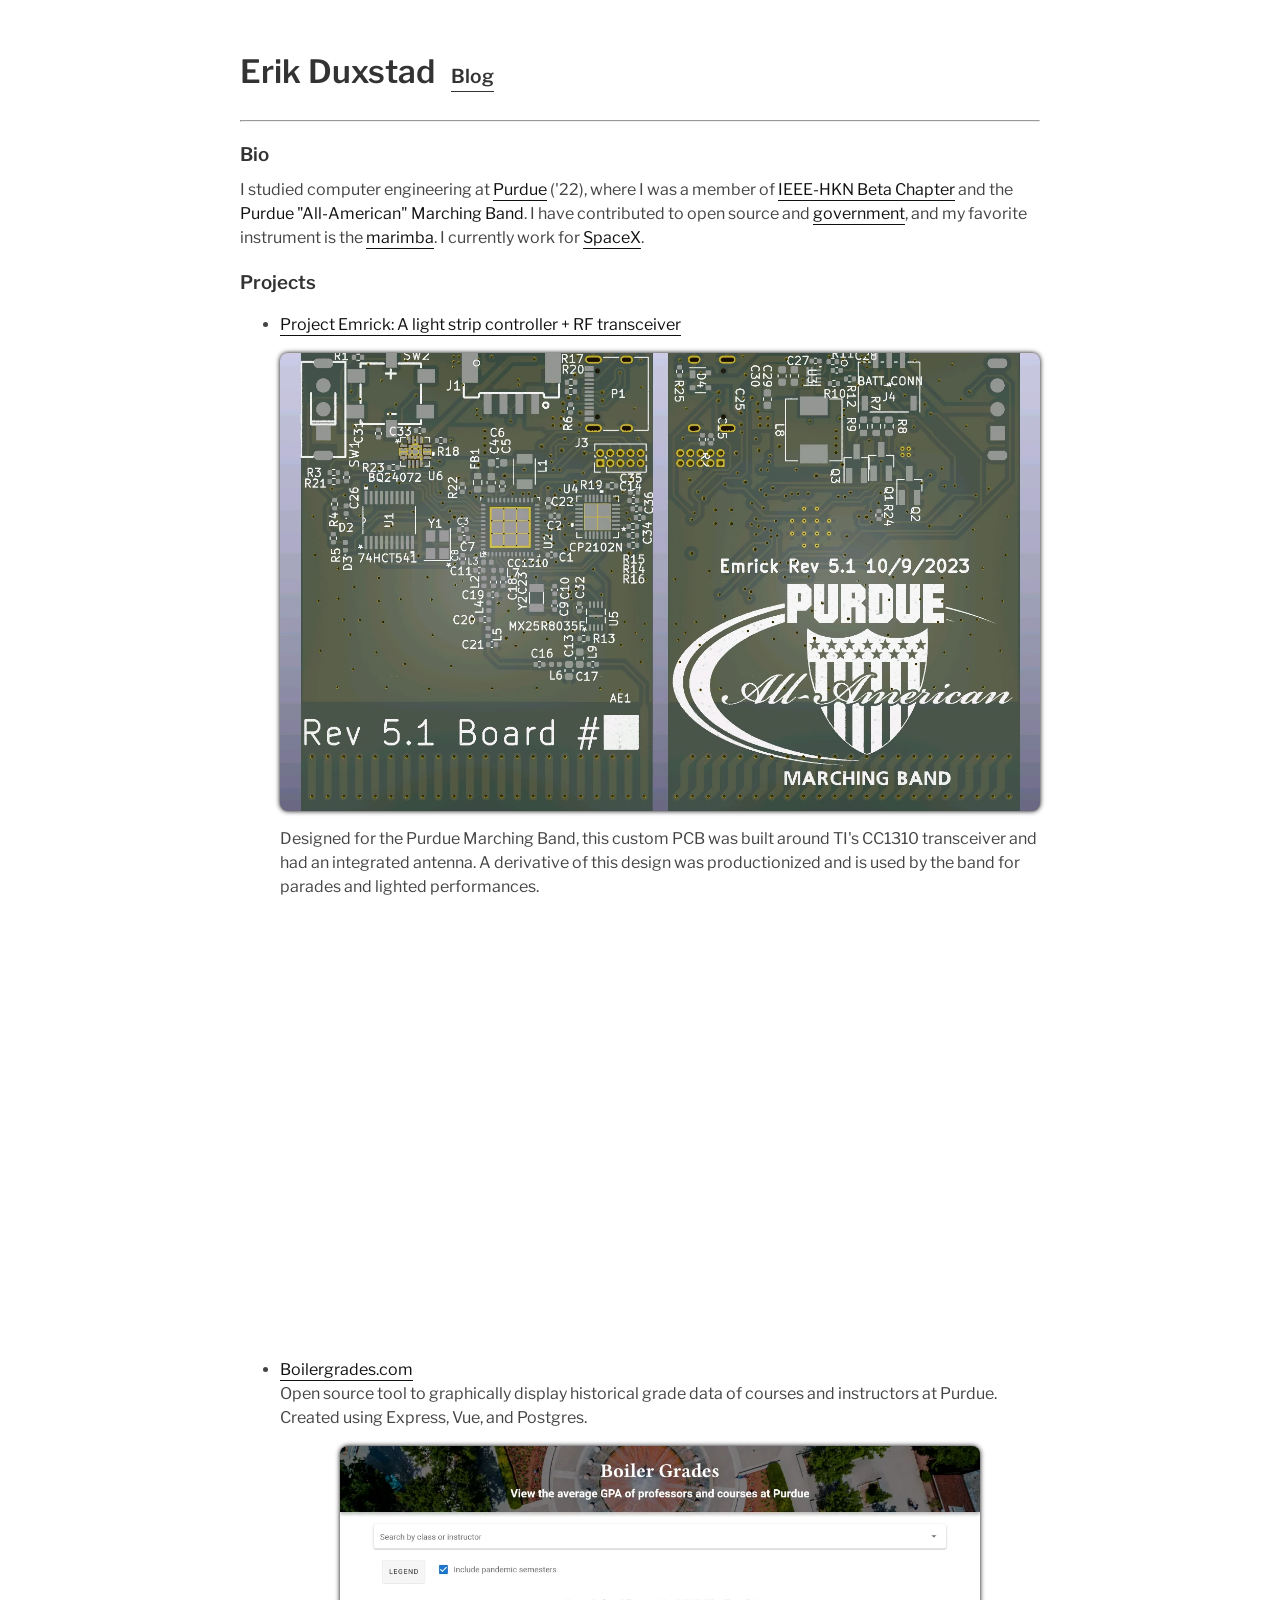
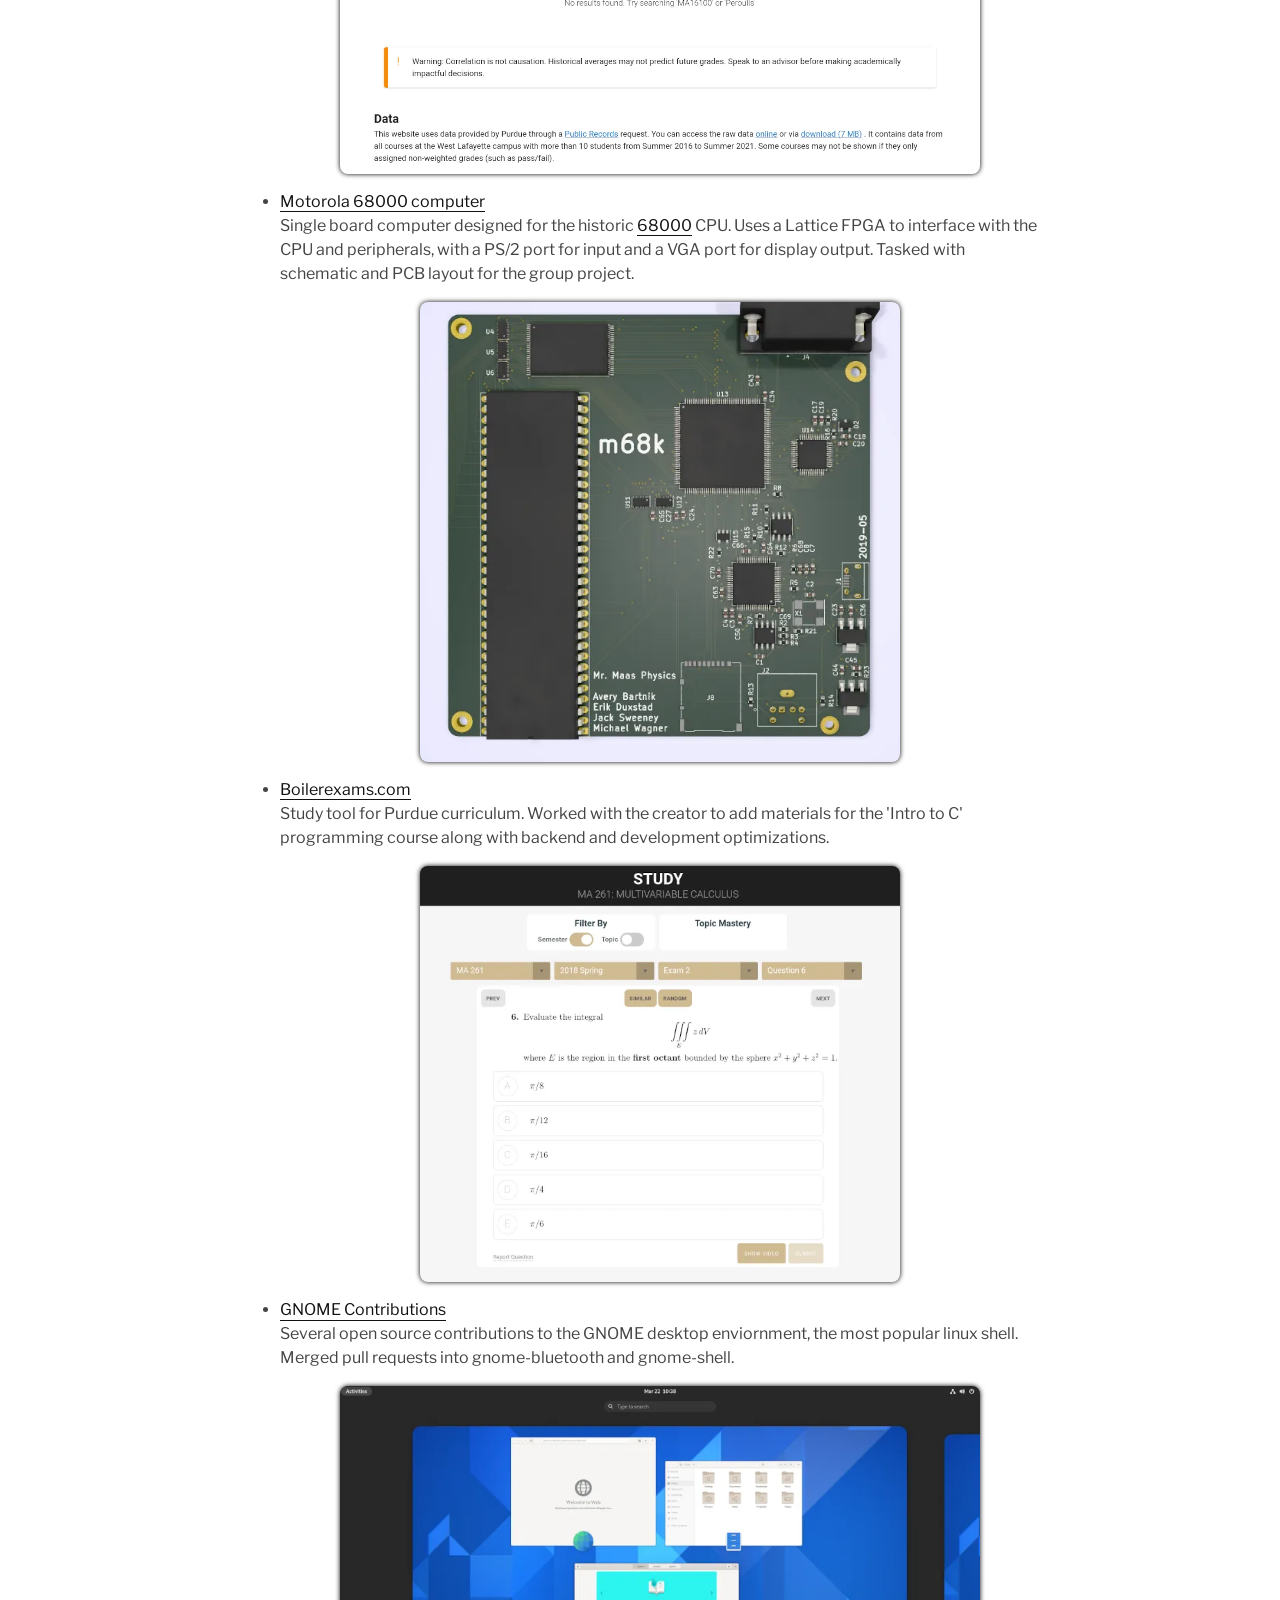
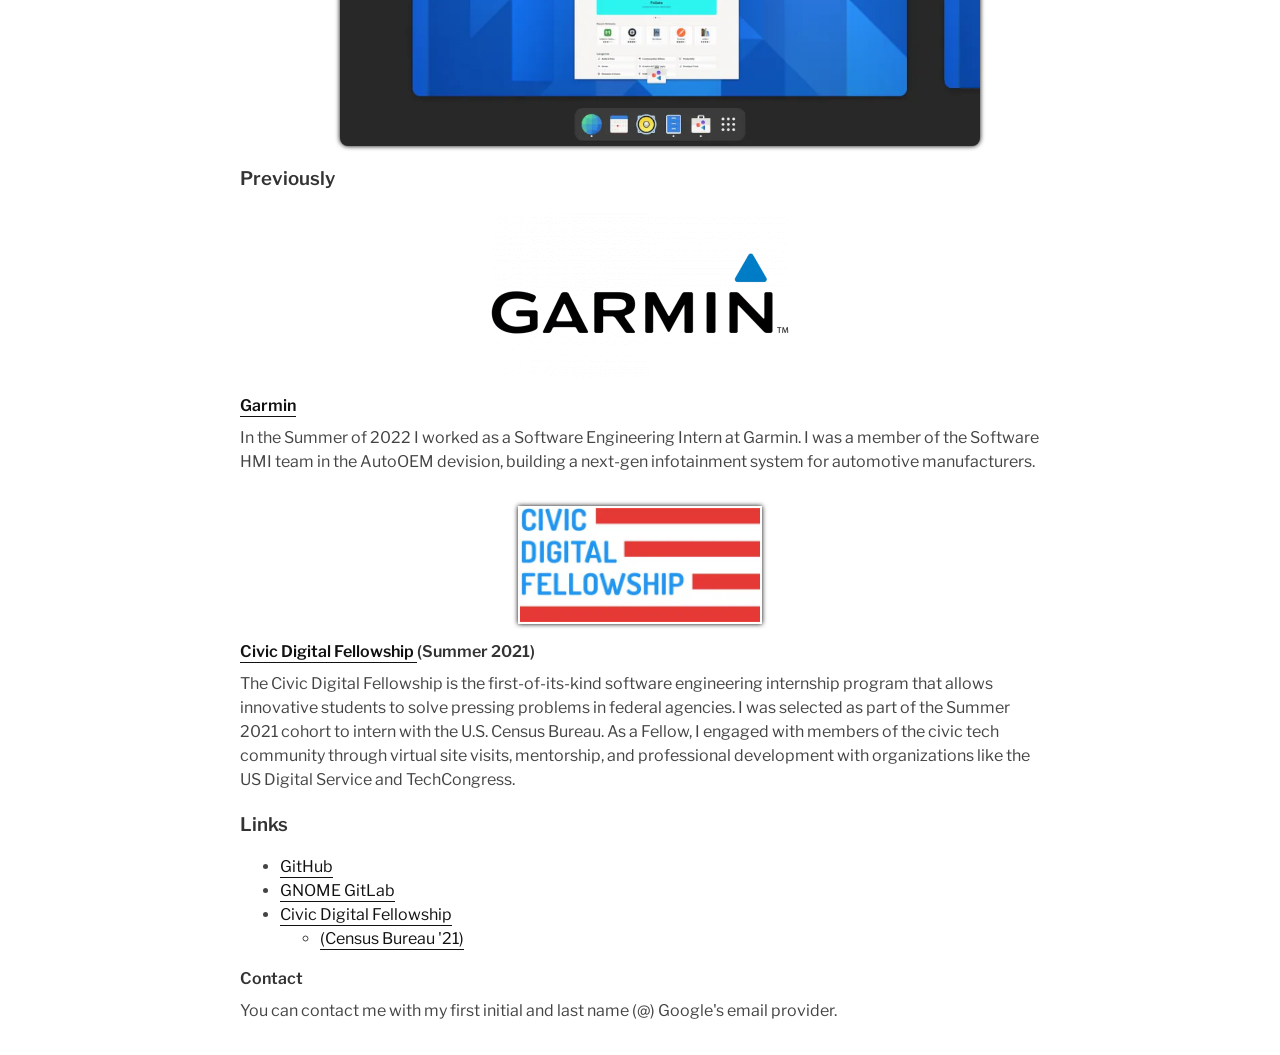
<file: index.html>
<!DOCTYPE html>
<!-- html inspired by https://www.matuzo.at/blog/html-boilerplate/ -->
<html lang="en">
  <head>
    <meta charset="UTF-8">
    <meta name="viewport" content="width=device-width, initial-scale=1">
    <title>Erik Duxstad</title>
    <meta name="description" content="Erik Duxstad's personal website">
    <meta property="og:title" content="Erik Duxstad">
    <meta property="og:description" content="Erik Duxstad's personal website">
    <meta property="og:locale" content="en_US">
    <meta property="og:type" content="website">
    <meta property="og:url" content="https://duxst.ad">
    <link rel="canonical" href="https://duxst.ad">
    <link rel="stylesheet" type="text/css" href="index.css">
    <link rel="preconnect" href="https://fonts.gstatic.com">
    <link href="https://fonts.googleapis.com/css2?family=Libre+Franklin&display=swap" rel="stylesheet"> 
  </head>
  <body>
    <div class="header-row">
      <h1>Erik Duxstad</h1>
      <nav><a href="blog">Blog</a></nav>
    </div>
    <hr>
    <h3>Bio</h3>
    I studied computer engineering at <a target="_blank" href="https://purdue.edu">Purdue</a> ('22), where I was a 
    member of <a target="_blank" href="https://engineering.purdue.edu/hkn/pages/home.php">IEEE-HKN Beta Chapter</a> and the <a target="_blank" href="https://en.wikipedia.org/wiki/Purdue_All-American_Marching_Band">Purdue "All-American" Marching Band</a>. 
    I have contributed to open source and  
    <a target="_blank" href="https://blog.codingitforward.com/meet-the-2021-fellows-u-s-census-bureau-bb6a745c925c">government</a>, 
    and my favorite instrument is the <a target="_blank" href="https://en.wikipedia.org/wiki/Marimba">marimba</a>. 
    
    I currently work for <a target="_blank" href="https://spacex.com">SpaceX</a>.  
     
    <h3>Projects</h3>
    <ul>
      <li>
        <a target="_blank" href="https://github.com/eduxstad/Emrick"> Project Emrick: A light strip controller + RF transceiver</a><br>
        <div class="center">
          <img src="img/Emrick5.1frontback.webp" alt="A render of the Emrick rev 5.1 PCB">
        </div>
        Designed for the Purdue Marching Band, this custom PCB was built around TI's CC1310 transceiver and had an integrated antenna. A derivative of this design was productionized and is used by the band for parades and lighted performances.
        <div class="iframe-container">
          <iframe src="https://www.youtube.com/embed/GNstIQ6atBE" title="Project Emrick Video" frameborder="0" allow="accelerometer; autoplay; clipboard-write; encrypted-media; gyroscope; picture-in-picture; web-share" referrerpolicy="strict-origin-when-cross-origin" allowfullscreen></iframe>
        </div>
      </li>
      <li><a target="_blank" href="https://www.Boilergrades.com">Boilergrades.com</a><br>
        Open source tool to graphically display historical grade data of courses and instructors at Purdue. Created using Express, Vue, and Postgres. 
        <div class="center">
          <img class="boilerdash-img" src="img/boilergrades.webp" alt="Thumbnail of boilergrades.com">
        </div>
      </li>
      <li><a target="_blank" href="https://github.com/annoyatron255/m68k">Motorola 68000 computer</a><br>
        Single board computer designed for the historic <a target="_blank" href="https://en.wikipedia.org/wiki/Motorola_68000">68000</a> CPU. Uses a Lattice FPGA to interface with the CPU and peripherals, with a PS/2 port for input and a VGA port for display output. Tasked with schematic and PCB layout for the group project.
        <div class="center">
          <img class="m68k-img" src="img/m68k.webp" alt="Rendered image of Motorola 68000 single board cpu">
        </div>
      </li>
      <li><a target="_blank" href="https://Boilerexams.com">Boilerexams.com</a><br>
        Study tool for Purdue curriculum. Worked with the creator to add materials for the 'Intro to C' programming course along with backend and development optimizations. 
        <div class="center">
          <img class="m68k-img" src="img/boilerexams.webp" alt="Rendered image of Motorola 68000 single board cpu">
        </div>

      </li>
      <li><a target="_blank" href="https://gitlab.gnome.org/users/eduxstad/activity">GNOME Contributions</a><br>
        Several open source contributions to the GNOME desktop enviornment, the most popular linux shell. Merged pull requests into gnome-bluetooth and gnome-shell. 
        <div class="center">
          <img class="boilerdash-img" src="img/gnome.webp" alt="Screenshot of GNOME Shell desktop enviornment">
        </div>
    </ul>
    <h3> Previously </h3>
    <div class="center">
      <img class="garmin-img" src="img/Garmin-Logo.webp" alt="Garmin Logo">
    </div>
    <h4>
      <a target="_blank" href="https://www.garmin.com">
        Garmin
      </a>
    </h4>
    In the Summer of 2022 I worked as a Software Engineering Intern at Garmin. I was a member of the Software HMI team in the AutoOEM devision, building a next-gen infotainment system for automotive manufacturers. 
    <div class="center">
      <img class="cdf-flag" src="img/CDF_Flag.webp" alt="Civic Digital Fellowship Logo Flag">
    </div>
    <h4>
      <a target="_blank" href="https://www.codingitforward.com/civic-digital-fellowship">
        Civic Digital Fellowship
      </a>
        (Summer 2021)
    </h4>
    The Civic Digital Fellowship is the first-of-its-kind software engineering internship program that allows innovative students to solve pressing problems in federal agencies. I was selected as part of the Summer 2021 cohort to intern with the U.S. Census Bureau. As a Fellow, I engaged with members of the civic tech community through virtual site visits, mentorship, and professional development with organizations like the US Digital Service and TechCongress.

    <h3>Links</h3>
    <ul>
      <li><a target="_blank" href="https://github.com/eduxstad">GitHub</a></li>
      <li><a target="_blank" href="https://gitlab.gnome.org/eduxstad">GNOME GitLab</a></li>
      <li><a target="_blank" href="https://www.codingitforward.com/civic-digital-fellowship">Civic Digital Fellowship</a></li>
      <li style="list-style: none;">
        <ul>
          <li><a target="_blank" href="https://blog.codingitforward.com/meet-the-2021-fellows-u-s-census-bureau-bb6a745c925c">(Census Bureau '21)</a></li>
        </ul>
      </li>
    </ul>
    <h4>Contact</h4>
    You can contact me with my first initial and last name (@) Google's email provider. 
  </body>
</html>
</file>
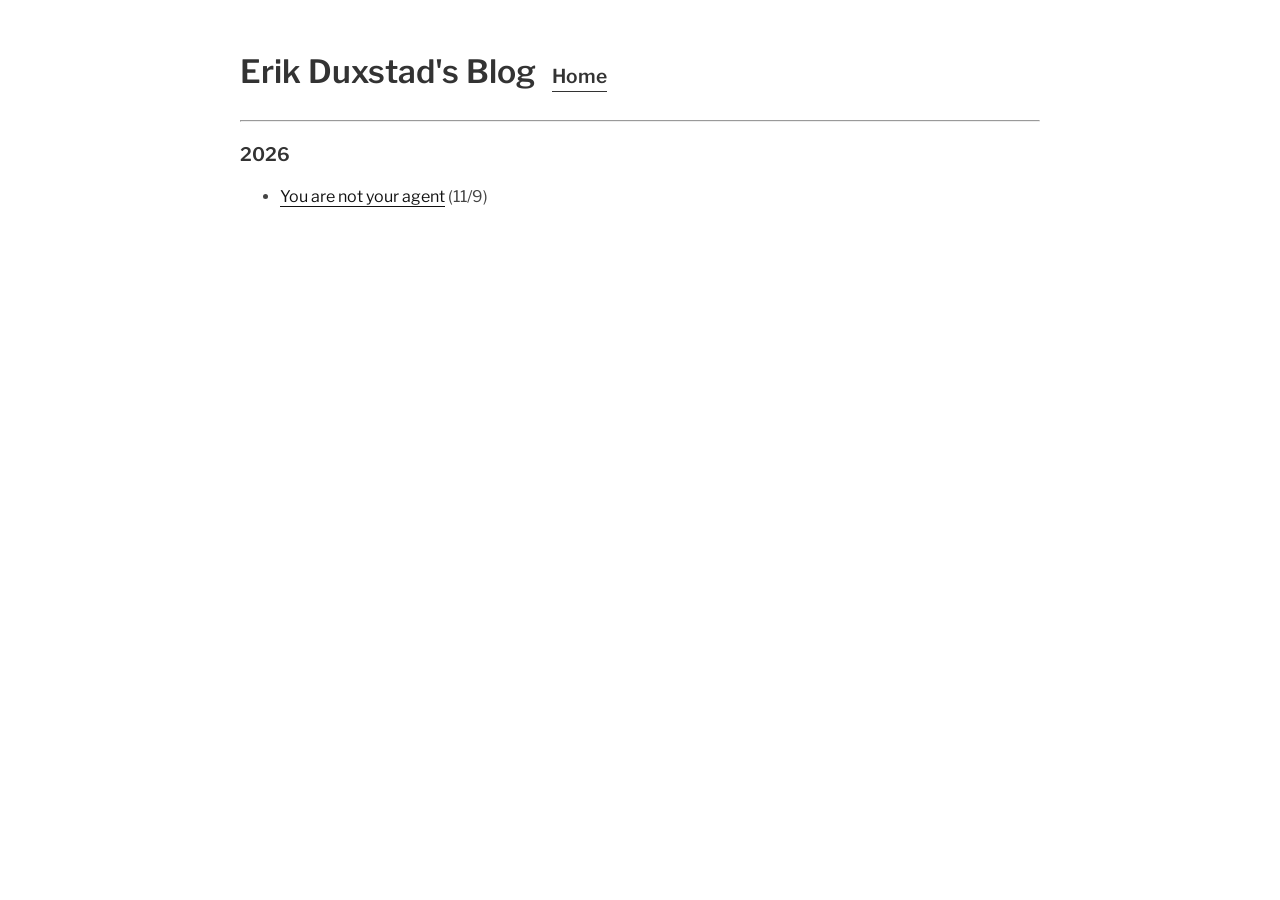
<file: blog/index.html>
<!DOCTYPE html>
<!-- html inspired by https://www.matuzo.at/blog/html-boilerplate/ -->
<html lang="en">
  <head>
    <meta charset="UTF-8">
    <meta name="viewport" content="width=device-width, initial-scale=1">
    <title>Erik Duxstad's Blog</title>
    <meta name="description" content="Erik Duxstad's personal blog">
    <meta property="og:title" content="Erik Duxstad's blog">
    <meta property="og:description" content="Erik Duxstad's blog">
    <meta property="og:locale" content="en_US">
    <meta property="og:type" content="website">
    <meta property="og:url" content="https://duxst.ad/blog">
    <link rel="canonical" href="https://duxst.ad/blog">
    <link rel="stylesheet" type="text/css" href="../index.css">
    <link rel="preconnect" href="https://fonts.gstatic.com">
    <link href="https://fonts.googleapis.com/css2?family=Libre+Franklin&display=swap" rel="stylesheet"> 
  </head>
  <body>
    <div class="header-row">
      <h1>Erik Duxstad's Blog</h1>
      <nav><a href="../">Home</a></nav>
    </div>
    <hr>
    <h3>2026</h3>
    <ul>
      <li>
        <a href="./You_are_not_your_agent">You are not your agent</a> (11/9)
      </li>
    </ul>
  </body>
</html>
</file>
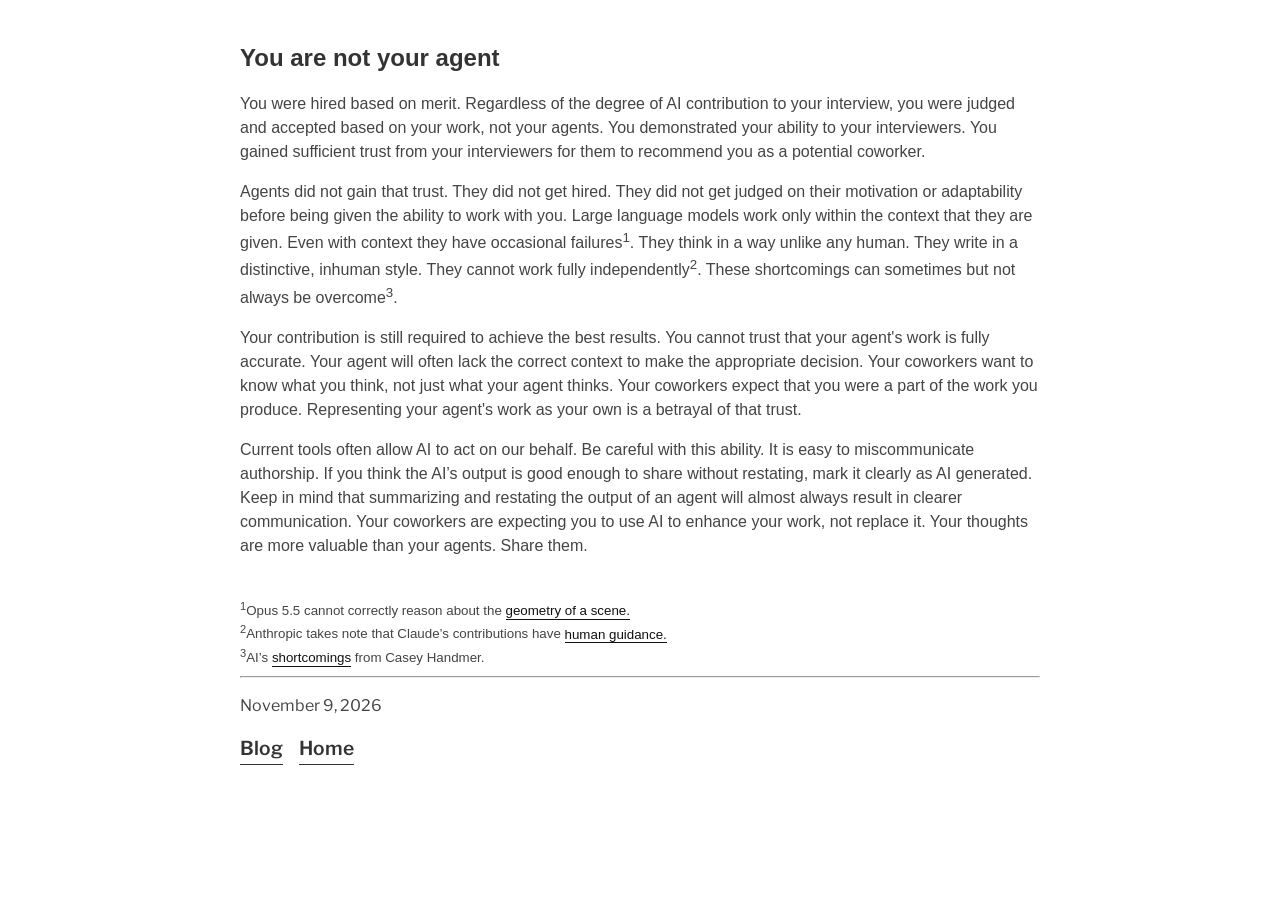
<file: blog/You_are_not_your_agent.html>
<!DOCTYPE html>
<!-- html inspired by https://www.matuzo.at/blog/html-boilerplate/ -->
<html lang="en">
  <head>
    <meta charset="UTF-8">
    <meta name="viewport" content="width=device-width, initial-scale=1">
    <title>You are not your agent</title>
    <meta name="description" content="Erik Duxstad's blog post 'You are not your agent'">
    <meta property="og:title" content="You are not your agent">
    <meta property="og:description" content="Erik Duxstad's blog post 'You are not your agent'">
    <meta property="og:locale" content="en_US">
    <meta property="og:type" content="article">
    <meta property="og:url" content="https://duxst.ad/blog/You_are_not_your_agent">
    <link rel="canonical" href="https://duxst.ad/blog/You_are_not_your_agent">
    <link rel="stylesheet" type="text/css" href="../index.css">
    <link rel="preconnect" href="https://fonts.gstatic.com">
    <link href="https://fonts.googleapis.com/css2?family=Libre+Franklin&display=swap" rel="stylesheet"> 
  </head>
  <body>
    <div class="helvetica">
      <h2>You are not your agent</h2>
      <p>
        You were hired based on merit. Regardless of the degree of AI contribution to your interview, you were judged and accepted based on your work, not your agents. You demonstrated your ability to your interviewers. You gained sufficient trust from your interviewers for them to recommend you as a potential coworker.
      </p>
      <p>
        Agents did not gain that trust. They did not get hired. They did not get judged on their motivation or adaptability before being given the ability to work with you. Large language models work only within the context that they are given. Even with context they have occasional failures<sup>1</sup>. They think in a way unlike any human. They write in a distinctive, inhuman style. They cannot work fully independently<sup>2</sup>. These shortcomings can sometimes but not always be overcome<sup>3</sup>.
      </p>
      <p>
        Your contribution is still required to achieve the best results. You cannot trust that your agent's work is fully accurate. Your agent will often lack the correct context to make the appropriate decision. Your coworkers want to know what you think, not just what your agent thinks. Your coworkers expect that you were a part of the work you produce. Representing your agent's work as your own is a betrayal of that trust.
      </p>
      <p>
        Current tools often allow AI to act on our behalf. Be careful with this ability. It is easy to miscommunicate authorship. If you think the AI’s output is good enough to share without restating, mark it clearly as AI generated. Keep in mind that summarizing and restating the output of an agent will almost always result in clearer communication. Your coworkers are expecting you to use AI to enhance your work, not replace it. Your thoughts are more valuable than your agents. Share them.
      </p>
      <br>
      <span class="footnote"><sup>1</sup>Opus 5.5 cannot correctly reason about the <a target="_blank" href="https://manifold.markets/dreev/does-claude-opus-55-make-egregious#4l8s70t26jn">geometry of a scene.</a></span>
      <span class="footnote"><sup>2</sup>Anthropic takes note that Claude’s contributions have <a target="_blank" href="https://www.anthropic.com/claude-fable-and-mythos-5-2#:~:text=human%20guidance">human guidance.</a></span>
      <span class="footnote"><sup>3</sup>AI’s <a target="_blank" href="https://x.com/CJHandmer/status/2115903819423088875">shortcomings</a> from Casey Handmer.</span>

    </div>

    <hr>
    <p><time datetime="2026-11-09">November 9, 2026</time></p>
    <div class="header-row">
      <nav>
        <a href="./">Blog</a>
        <a href="../">Home</a>
      </nav>
    </div>
  </body>
</html>
</file>
<file: index.css>
/* Inspired by: https://jgthms.com/web-design-in-4-minutes/ 
 * and: https://blogs.gnome.org/shell-dev/ */

body {
	margin: 0 auto;
	max-width: 50em;
	font-family: "Libre Franklin", "Helvetica", sans-serif;
	line-height: 1.5;
	padding: 1em 2em 2em 2em;
	color: #444;
}

h1,h2,h3,h4,h5,h6 {
	margin-top: 1em;
	margin-bottom: 0.5em;
	color: #333;
	font-weight: 600;
}

.header-row {
	display: flex;
	flex-wrap: wrap;
	gap: 1rem;
	align-items: baseline;
}

.header-row h1 {
	max-width: 100%;
	flex: 0 0 max-content;
}

.header-row nav {
	display: flex;
	gap: 1rem;
	align-items: baseline;
	margin-bottom: 0.5em;
	font-size: 1.2em;
	font-weight: 600;
}

.header-row nav a {
	color: #333;
}

.header-row a::before,
.header-row a::after {
	background: #333;
}

.helvetica {
	font-family: "Helvetica", sans-serif;
}

.footnote {
	display: block;
	font-size: smaller;
}

.footnote span + sup {
	margin-top: 0.25em;
}

.cdf-flag {
	width: 15rem;
	margin-top: 2rem;
	margin-bottom: 0rem;
	border: 0.15rem solid white;
	border-radius: 0rem;
}

img {
	margin: 1rem auto 1rem auto;
	max-width: 100%;
	height: auto;
	display: block;
	border-radius: 0.5rem;
	filter: drop-shadow(0 0 0.15rem black);
}
.boilerdash-img {
	width: 100%;
	max-width: 40rem;
}

.m68k-img {
	width: 100%;
	max-width: 30rem;
}

.garmin-img {
  filter: none;
}

iframe {
  width: 100%;
  height: 100%;
  position: absolute;
  top: 0;
  left: 0;
  bottom: 0;
  right: 0;
}

.iframe-container {
  margin: 1rem auto 1rem auto;
  position: relative;
  overflow: hidden;
  width: 100%;
  padding-top: 56.25%;
}

/* Links */
/* inspired by https://codepen.io/alphardex/pen/WNQPWmj */

a {
	color: #111;
	text-decoration: none;
	/*-webkit-box-shadow: inset 0 -1px 0 rgba(15,15,15,1);
	box-shadow: inset 0 -1px 0 rgba(15,15,15,1);*/
	position: relative;
}

a::before,
a::after {
	position: absolute;
	content: "";
	left: 0;
	bottom: -0.1rem;
	display: block;
	width: 100%;
	height: 1px;
	background: #111;
	transition: 0.6s cubic-bezier(0.19, 1, 0.22, 1);
}

a::before {
	transform: scaleX(0);
	transform-origin: left;
}

a::after {
	transform-origin: right;
	transition-delay: 0s;
}

a:hover::before {
		transform: scaleX(1);
		transition-delay: 0.25s;
}

a:hover::after {
		transform: scaleX(0);
		transition-delay: 0s;
}

hr {
	color: white;
}
</file>
